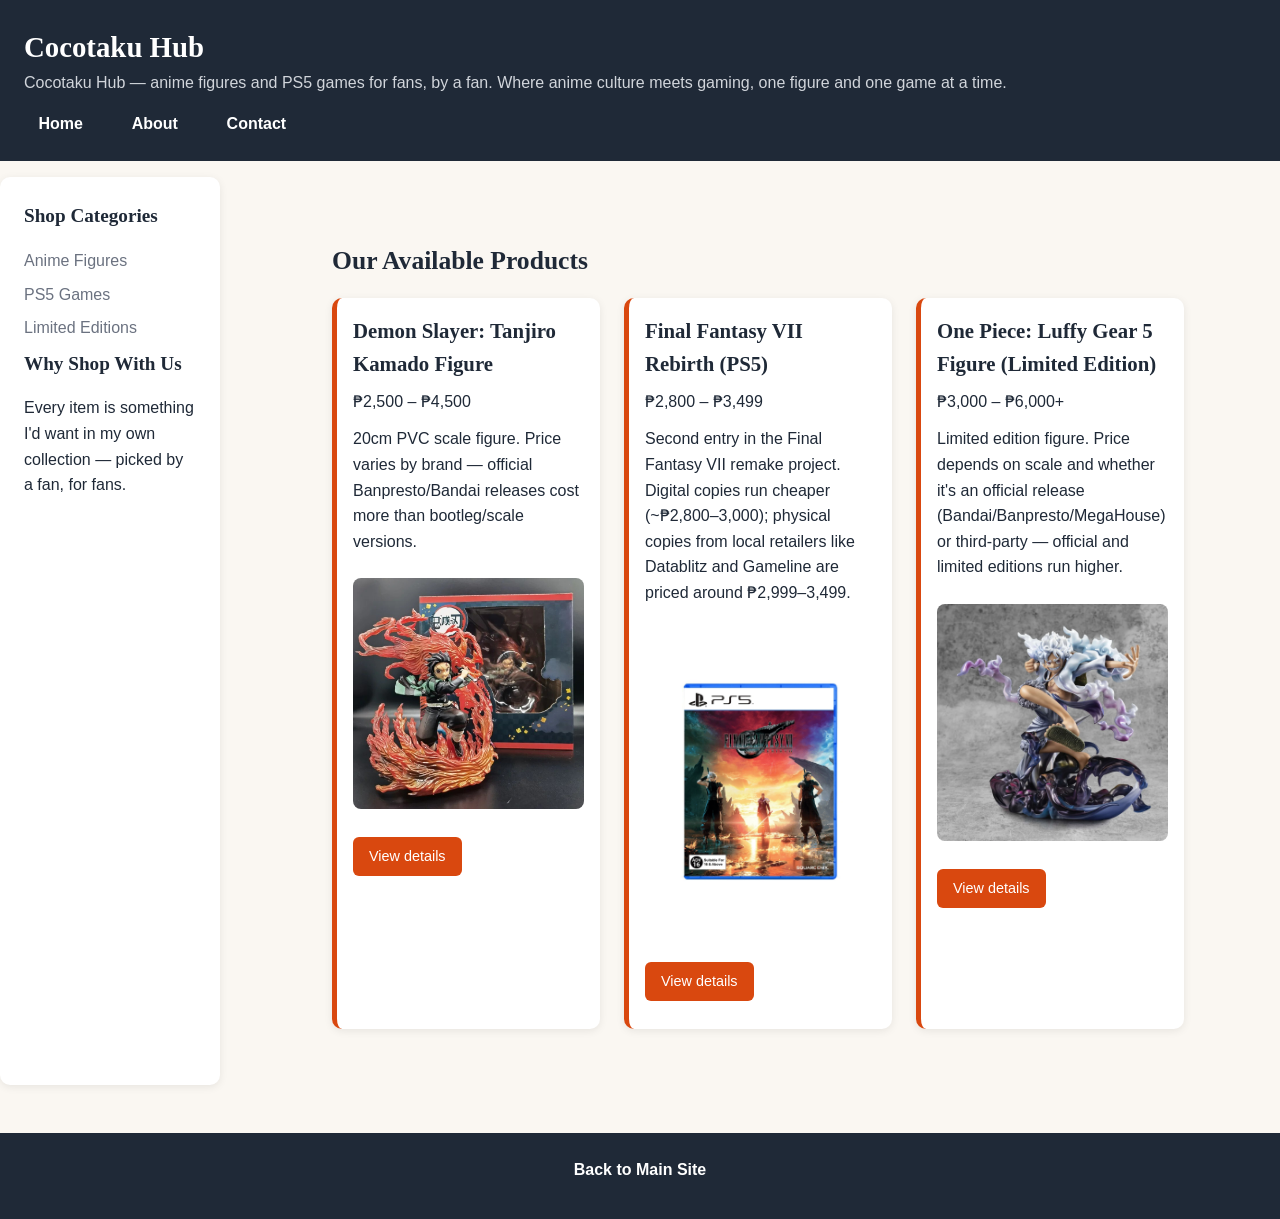
<file: index.html>
<!DOCTYPE html>
<html lang="en">
<head>
  <meta charset="UTF-8">
  <meta name="viewport" content="width=device-width, initial-scale=1.0">
  <title>Cocotaku Hub</title>
  <link rel="stylesheet" href="style.css">
</head>
<body>

  <div class="page">

    <header class="site-header">
      <div class="site-brand">
        <h1>Cocotaku Hub</h1>
        <p>Cocotaku Hub — anime figures and PS5 games for fans, by a fan.
        Where anime culture meets gaming, one figure and one game at a time.</p>
      </div>
      <nav>
        <ul>
          <li><a href="index.html">Home</a></li>
          <li><a href="about.html">About</a></li>
          <li><a href="contact.html">Contact</a></li>
        </ul>
      </nav>
    </header>

    <aside>
      <h2>Shop Categories</h2>
      <ul>
        <li>Anime Figures</li>
        <li>PS5 Games</li>
        <li>Limited Editions</li>
      </ul>
      <h2>Why Shop With Us</h2>
      <p>Every item is something I'd want in my own collection — picked by a fan, for fans.</p>
    </aside>

    <main>
      <section>
        <h2>Our Available Products</h2>

        <div class="product-grid">

          <article class="product-card">
            <h3>Demon Slayer: Tanjiro Kamado Figure</h3>
            <p>₱2,500 – ₱4,500</p>
            <p>20cm PVC scale figure. Price varies by brand — official Banpresto/Bandai releases cost more than bootleg/scale versions.</p>
            <img src="tanjiro.jpg" alt="Demon Slayer Tanjiro Kamado Figure">
            <p><a href="products/tanjiro.html">View details</a></p>
          </article>

          <article class="product-card">
            <h3>Final Fantasy VII Rebirth (PS5)</h3>
            <p>₱2,800 – ₱3,499</p>
            <p>Second entry in the Final Fantasy VII remake project. Digital copies run cheaper (~₱2,800–3,000); physical copies from local retailers like Datablitz and Gameline are priced around ₱2,999–3,499.</p>
            <img src="PS5.webp" alt="Final Fantasy VII Rebirth PS5 game">
            <p><a href="products/ps5-rebirth.html">View details</a></p>
          </article>

          <article class="product-card">
            <h3>One Piece: Luffy Gear 5 Figure (Limited Edition)</h3>
            <p>₱3,000 – ₱6,000+</p>
            <p>Limited edition figure. Price depends on scale and whether it's an official release (Bandai/Banpresto/MegaHouse) or third-party — official and limited editions run higher.</p>
            <img src="luffy.webp" alt="One Piece Luffy Gear 5 Limited Edition Figure">
            <p><a href="products/luffy-gear5.html">View details</a></p>
          </article>

        </div>
      </section>
    </main>

    <footer>
      <p><a href="https://jangel-laureta-compro.github.io/laureta_johnangel/">Back to Main Site</a></p>
    </footer>

  </div>

</body>
</html>
</file>
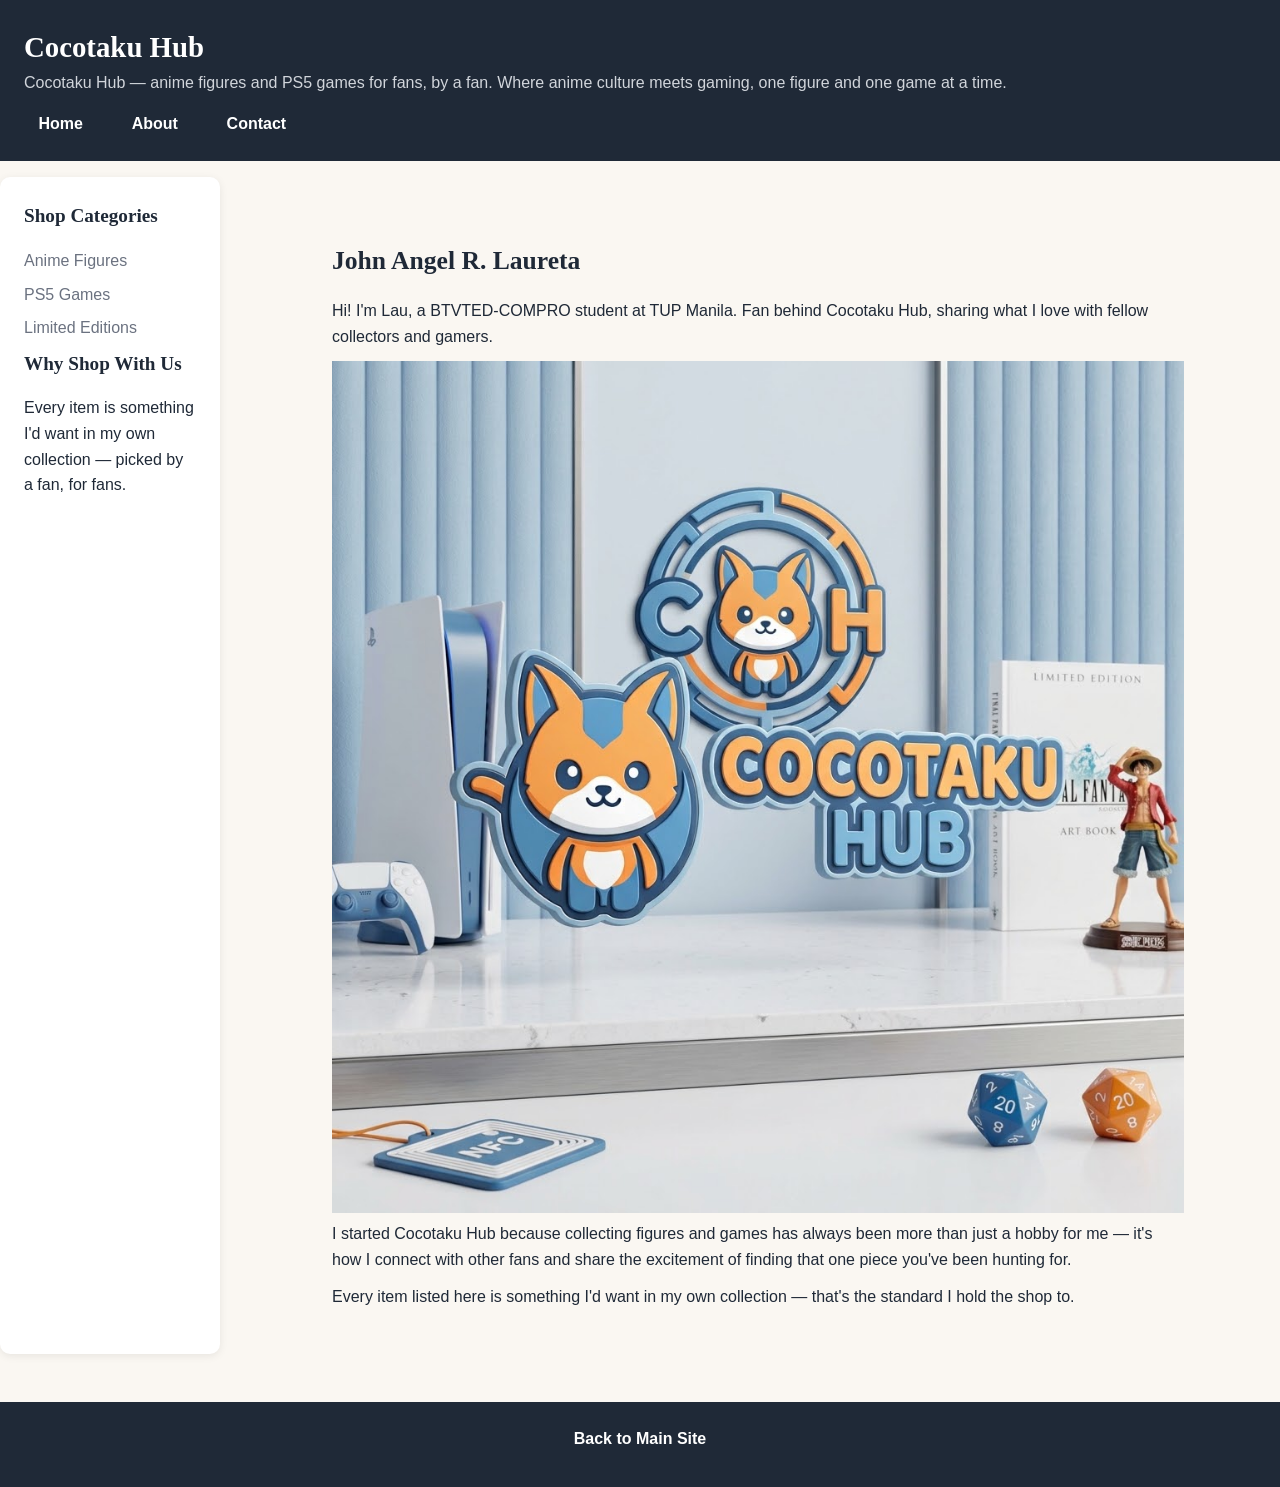
<file: about.html>
<!DOCTYPE html>
<html lang="en">
<head>
  <meta charset="UTF-8">
  <meta name="viewport" content="width=device-width, initial-scale=1.0">
  <title>About - Cocotaku Hub</title>
  <link rel="stylesheet" href="style.css">
</head>
<body>

  <div class="page">

    <header class="site-header">
      <div class="site-brand">
        <h1>Cocotaku Hub</h1>
        <p>Cocotaku Hub — anime figures and PS5 games for fans, by a fan.
        Where anime culture meets gaming, one figure and one game at a time.</p>
      </div>
      <nav>
        <ul>
          <li><a href="index.html">Home</a></li>
          <li><a href="about.html">About</a></li>
          <li><a href="contact.html">Contact</a></li>
        </ul>
      </nav>
    </header>

    <aside>
      <h2>Shop Categories</h2>
      <ul>
        <li>Anime Figures</li>
        <li>PS5 Games</li>
        <li>Limited Editions</li>
      </ul>
      <h2>Why Shop With Us</h2>
      <p>Every item is something I'd want in my own collection — picked by a fan, for fans.</p>
    </aside>

    <main>
      <section>
        <h2>John Angel R. Laureta</h2>
        <p>Hi! I'm Lau, a BTVTED-COMPRO student at TUP Manila. Fan behind Cocotaku Hub, sharing what I love with fellow collectors and gamers.</p>
        <img src="cocotakuhublogo.jpg" alt="Irasshaimase" 
        <p>I started Cocotaku Hub because collecting figures and games has always been more than just a hobby for me — it's how I connect with other fans and share the excitement of finding that one piece you've been hunting for.</p>
        <p>Every item listed here is something I'd want in my own collection — that's the standard I hold the shop to.</p>
      </section>
    </main>

    <footer>
      <p><a href="https://jangel-laureta-compro.github.io/laureta_johnangel/">Back to Main Site</a></p>
    </footer>

  </div>

</body>
</html>
</file>
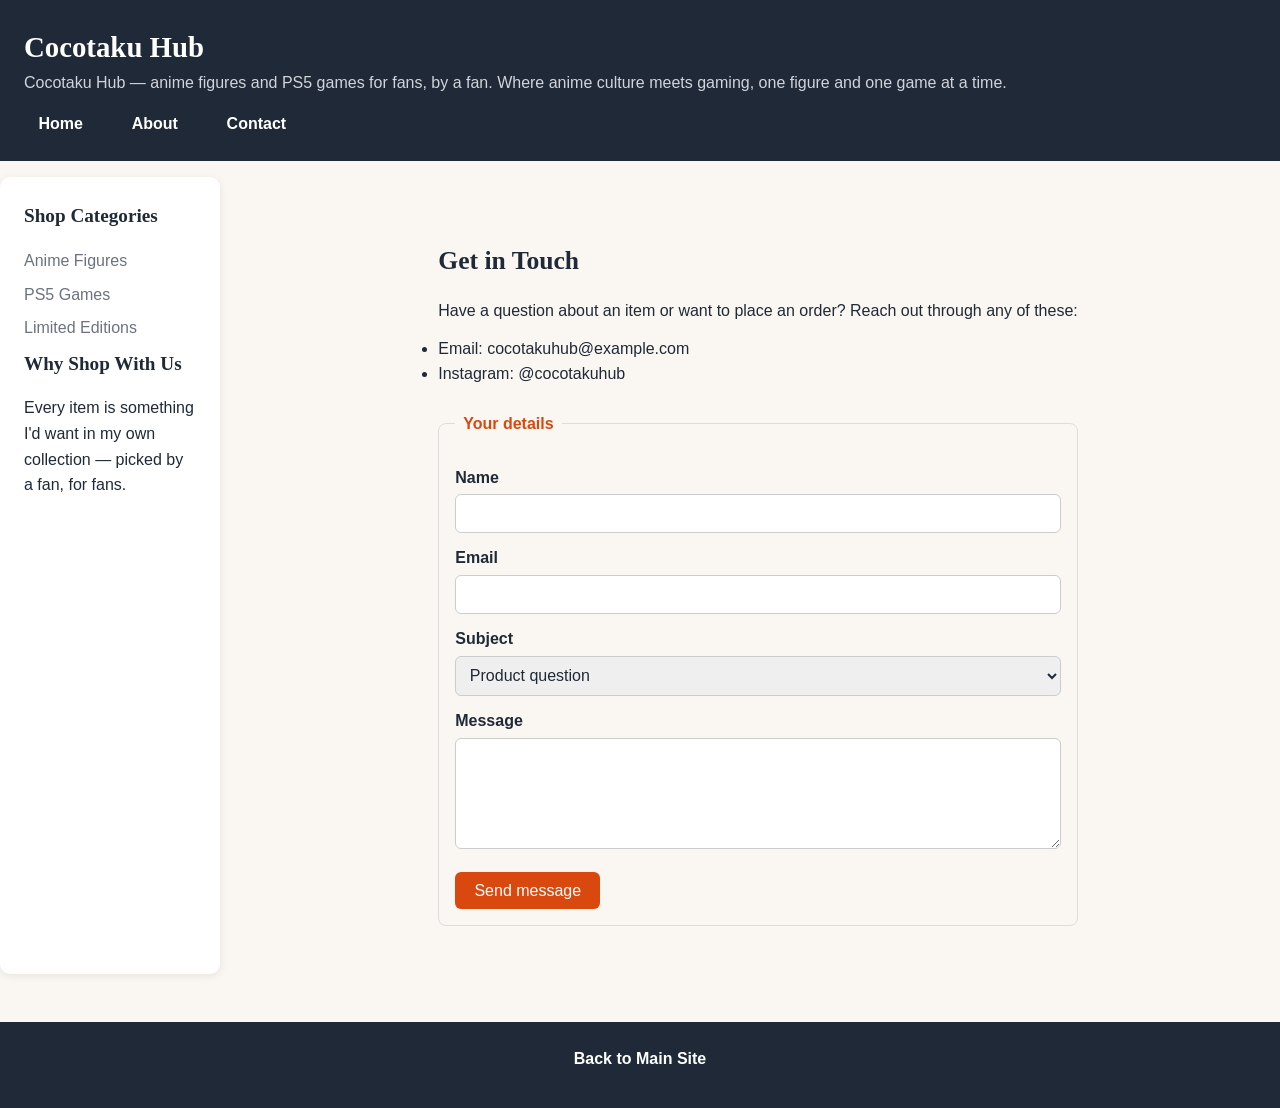
<file: contact.html>
<!DOCTYPE html>
<html lang="en">
<head>
  <meta charset="UTF-8">
  <meta name="viewport" content="width=device-width, initial-scale=1.0">
  <title>Contact - Cocotaku Hub</title>
  <link rel="stylesheet" href="style.css">
</head>
<body>

  <div class="page">

    <header class="site-header">
      <div class="site-brand">
        <h1>Cocotaku Hub</h1>
        <p>Cocotaku Hub — anime figures and PS5 games for fans, by a fan.
        Where anime culture meets gaming, one figure and one game at a time.</p>
      </div>
      <nav>
        <ul>
          <li><a href="index.html">Home</a></li>
          <li><a href="about.html">About</a></li>
          <li><a href="contact.html">Contact</a></li>
        </ul>
      </nav>
    </header>

    <aside>
      <h2>Shop Categories</h2>
      <ul>
        <li>Anime Figures</li>
        <li>PS5 Games</li>
        <li>Limited Editions</li>
      </ul>
      <h2>Why Shop With Us</h2>
      <p>Every item is something I'd want in my own collection — picked by a fan, for fans.</p>
    </aside>

    <main>
      <section>
        <h2>Get in Touch</h2>
        <p>Have a question about an item or want to place an order? Reach out through any of these:</p>
        <ul>
          <li>Email: cocotakuhub@example.com</li>
          <li>Instagram: @cocotakuhub</li>
        </ul>

        <form>
          <fieldset>
            <legend>Your details</legend>

            <label for="name">Name</label>
            <input type="text" id="name" name="name" required>

            <label for="email">Email</label>
            <input type="email" id="email" name="email" required>

            <label for="subject">Subject</label>
            <select id="subject" name="subject">
              <option value="product-question">Product question</option>
              <option value="order-status">Order status</option>
              <option value="wholesale">Wholesale enquiry</option>
              <option value="other">Something else</option>
            </select>

            <label for="message">Message</label>
            <textarea id="message" name="message" rows="5" required></textarea>

            <button type="submit">Send message</button>
          </fieldset>
        </form>
      </section>
    </main>

    <footer>
      <p><a href="https://jangel-laureta-compro.github.io/laureta_johnangel/">Back to Main Site</a></p>
    </footer>

  </div>

</body>
</html>
</file>
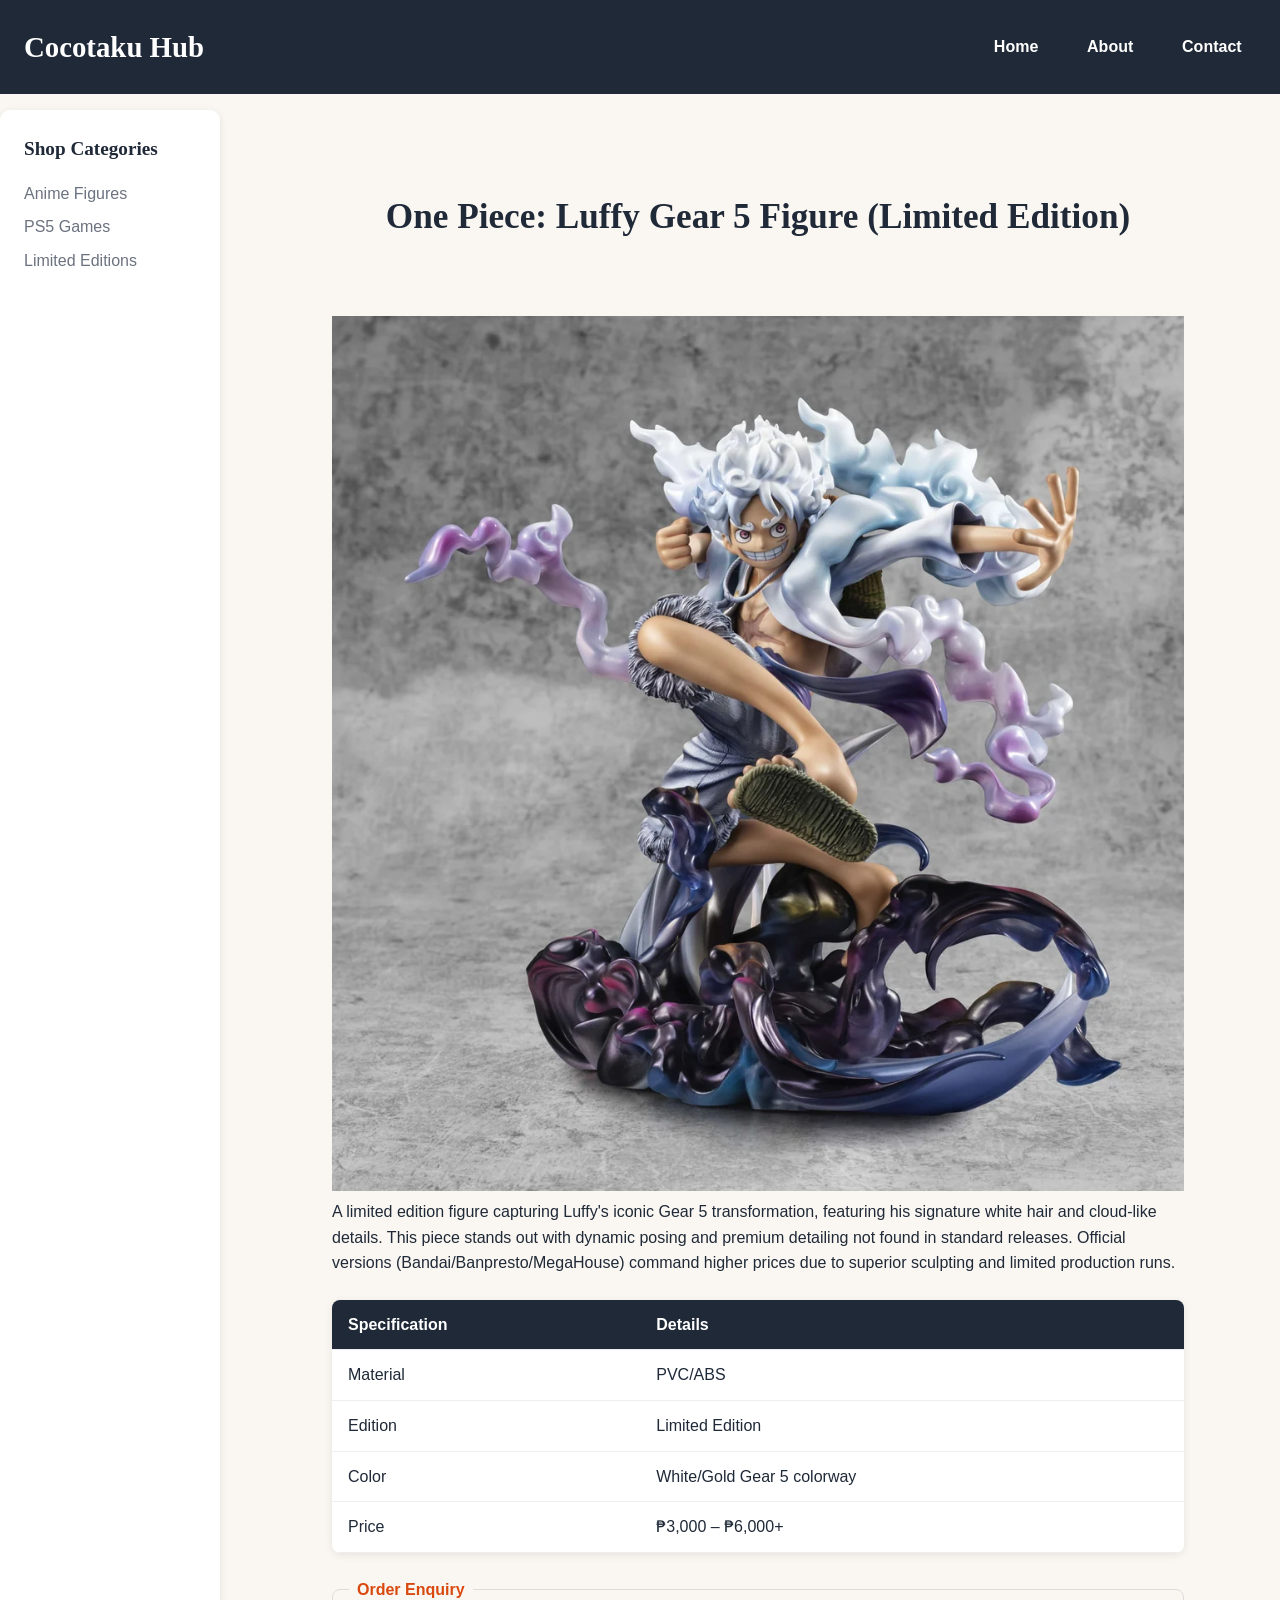
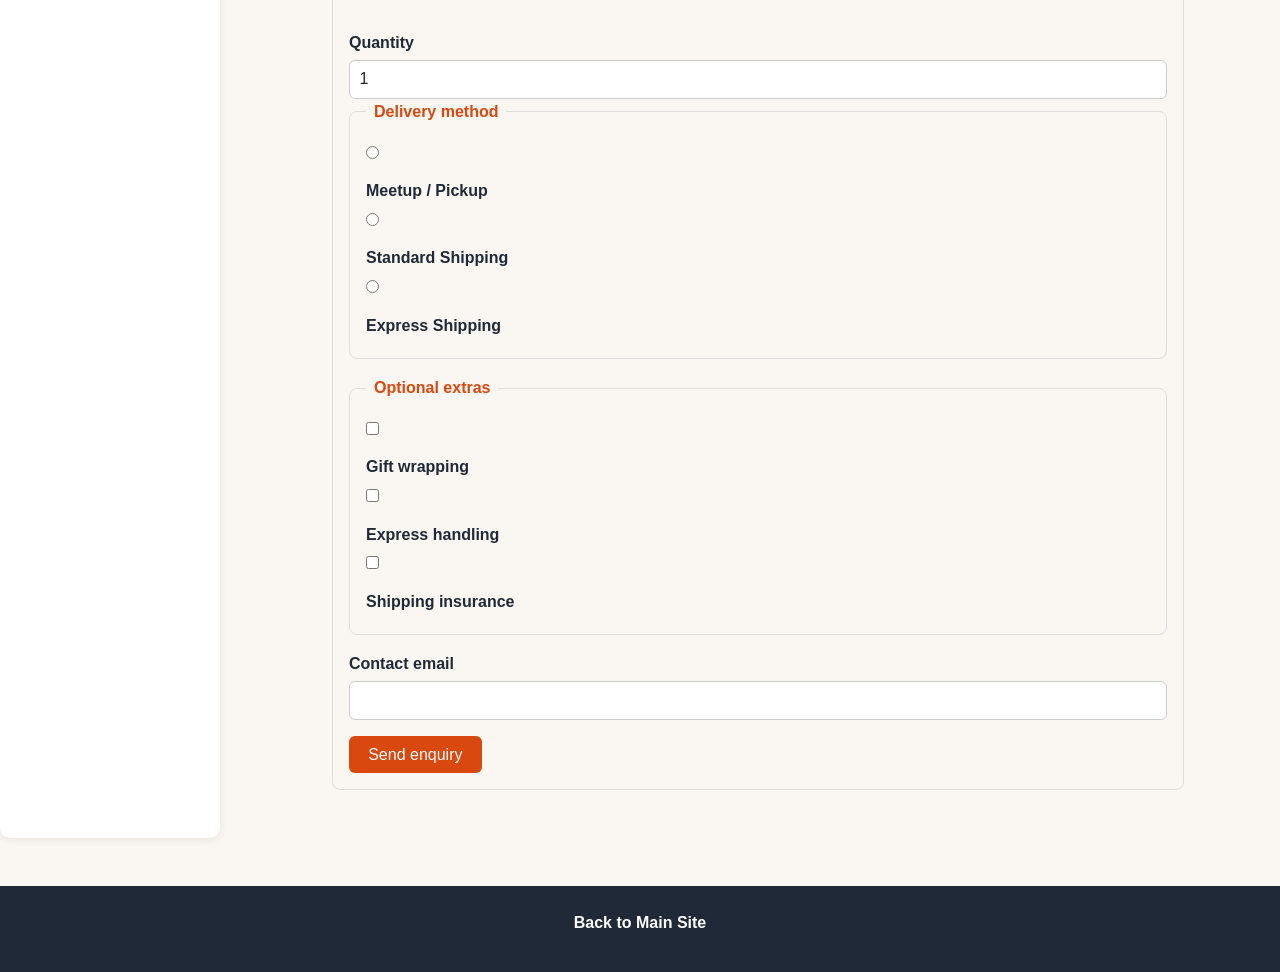
<file: products/luffy-gear5.html>
<!DOCTYPE html>
<html lang="en">
<head>
  <meta charset="UTF-8">
  <meta name="viewport" content="width=device-width, initial-scale=1.0">
  <title>Luffy Gear 5 Figure - Cocotaku Hub</title>
  <link rel="stylesheet" href="../style.css">
</head>
<body>

  <div class="page">

    <header class="site-header">
      <div class="site-brand">
        <h1>Cocotaku Hub</h1>
      </div>
      <nav>
        <ul>
          <li><a href="../index.html">Home</a></li>
          <li><a href="../about.html">About</a></li>
          <li><a href="../contact.html">Contact</a></li>
        </ul>
      </nav>
    </header>

    <aside>
      <h2>Shop Categories</h2>
      <ul>
        <li>Anime Figures</li>
        <li>PS5 Games</li>
        <li>Limited Editions</li>
      </ul>
    </aside>

    <main>
      <section>
        <div class="detail-hero">
          <h1>One Piece: Luffy Gear 5 Figure (Limited Edition)</h1>
        </div>
        <img src="../luffy.webp" alt="One Piece Luffy Gear 5 Limited Edition Figure" 

        <p>A limited edition figure capturing Luffy's iconic Gear 5 transformation, featuring his signature white hair and cloud-like details. This piece stands out with dynamic posing and premium detailing not found in standard releases. Official versions (Bandai/Banpresto/MegaHouse) command higher prices due to superior sculpting and limited production runs.</p>

        <table>
          <tr>
            <th>Specification</th>
            <th>Details</th>
          </tr>
          <tr>
            <td>Material</td>
            <td>PVC/ABS</td>
          </tr>
          <tr>
            <td>Edition</td>
            <td>Limited Edition</td>
          </tr>
          <tr>
            <td>Color</td>
            <td>White/Gold Gear 5 colorway</td>
          </tr>
          <tr>
            <td>Price</td>
            <td>₱3,000 – ₱6,000+</td>
          </tr>
        </table>

        <form>
          <fieldset>
            <legend>Order Enquiry</legend>

            <label for="quantity">Quantity</label>
            <input type="number" id="quantity" name="quantity" min="1" max="20" value="1">

            <fieldset>
              <legend>Delivery method</legend>
              <input type="radio" id="delivery-pickup" name="delivery" value="pickup">
              <label for="delivery-pickup">Meetup / Pickup</label>
              <input type="radio" id="delivery-standard" name="delivery" value="standard">
              <label for="delivery-standard">Standard Shipping</label>
              <input type="radio" id="delivery-express" name="delivery" value="express">
              <label for="delivery-express">Express Shipping</label>
            </fieldset>

            <fieldset>
              <legend>Optional extras</legend>
              <input type="checkbox" id="extra-giftwrap" name="extras" value="giftwrap">
              <label for="extra-giftwrap">Gift wrapping</label>
              <input type="checkbox" id="extra-express-handling" name="extras" value="express-handling">
              <label for="extra-express-handling">Express handling</label>
              <input type="checkbox" id="extra-insurance" name="extras" value="insurance">
              <label for="extra-insurance">Shipping insurance</label>
            </fieldset>

            <label for="email">Contact email</label>
            <input type="email" id="email" name="email" required>

            <button type="submit">Send enquiry</button>
          </fieldset>
        </form>
      </section>
    </main>

    <footer>
      <p><a href="https://jangel-laureta-compro.github.io/laureta_johnangel/">Back to Main Site</a></p>
    </footer>

  </div>

</body>
</html>
</file>
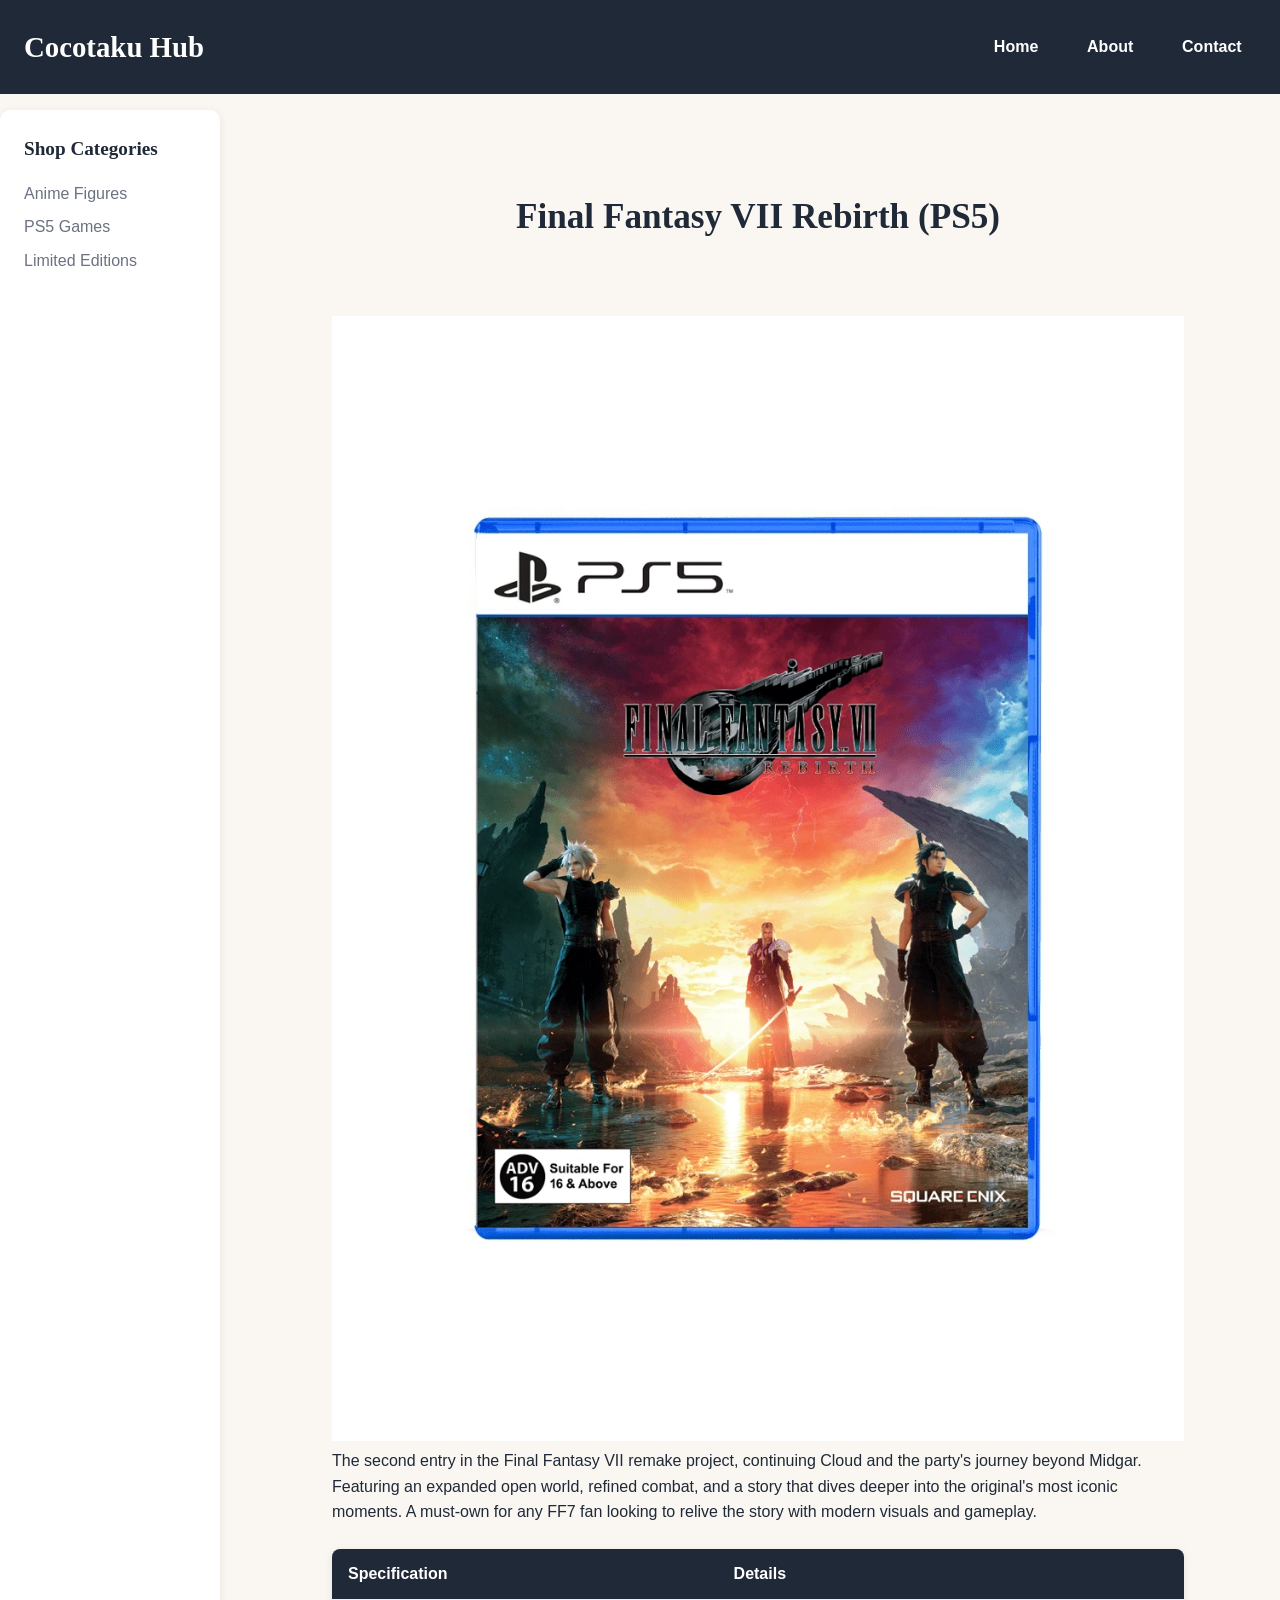
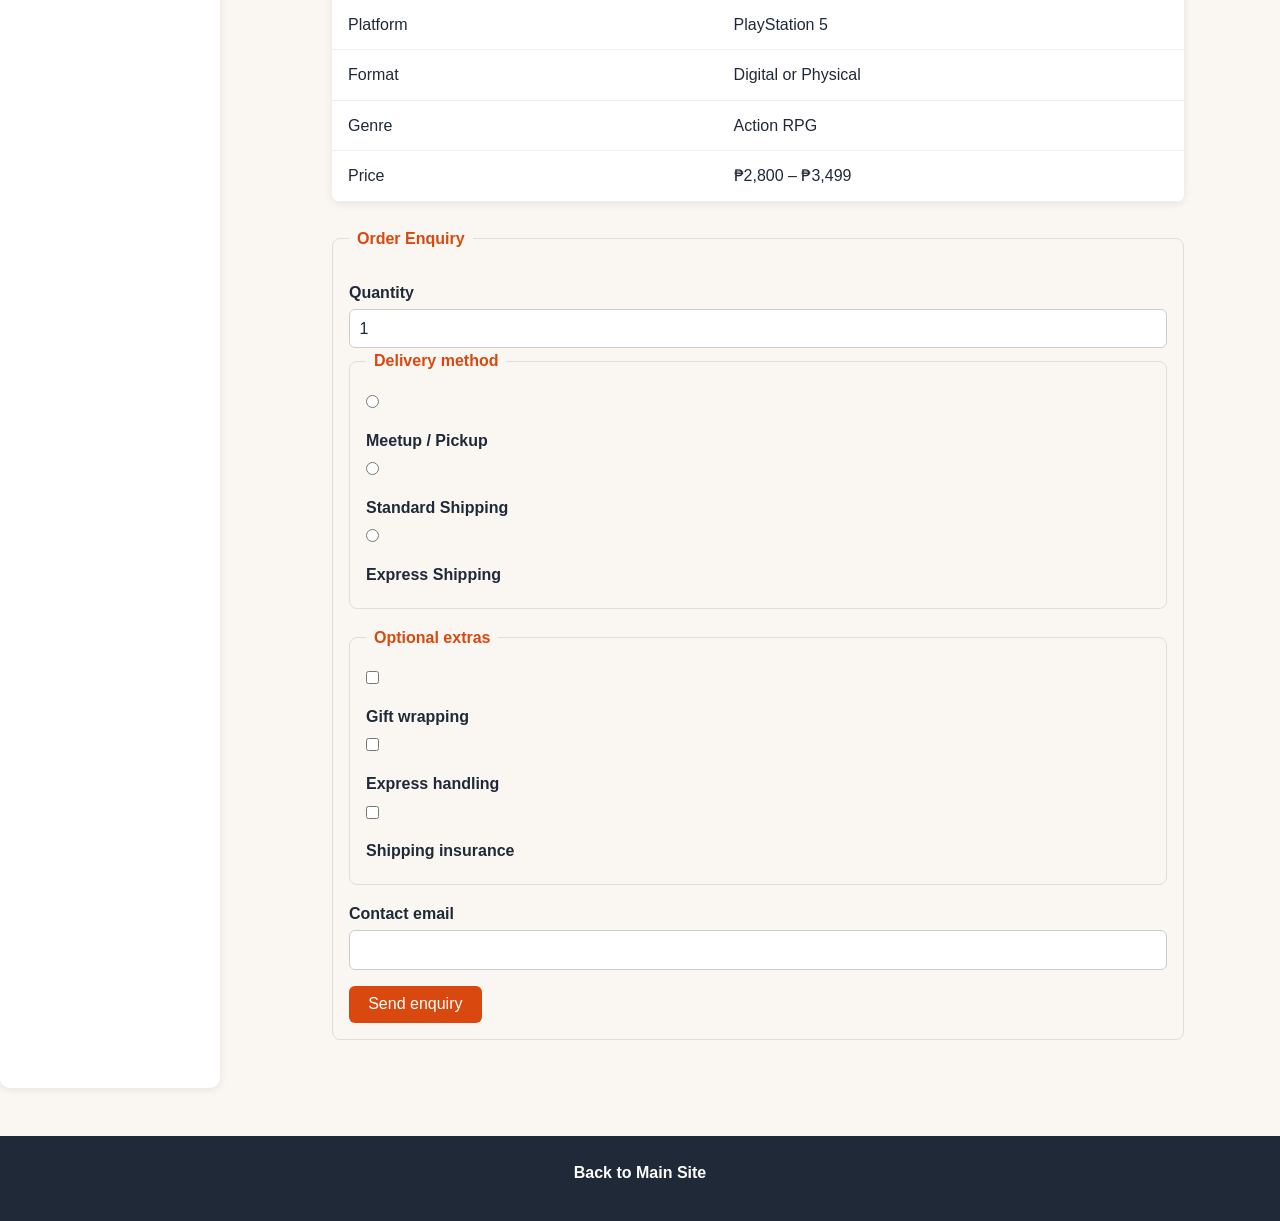
<file: products/ps5-rebirth.html>
<!DOCTYPE html>
<html lang="en">
<head>
  <meta charset="UTF-8">
  <meta name="viewport" content="width=device-width, initial-scale=1.0">
  <title>Final Fantasy VII Rebirth - Cocotaku Hub</title>
  <link rel="stylesheet" href="../style.css">
</head>
<body>

  <div class="page">

    <header class="site-header">
      <div class="site-brand">
        <h1>Cocotaku Hub</h1>
      </div>
      <nav>
        <ul>
          <li><a href="../index.html">Home</a></li>
          <li><a href="../about.html">About</a></li>
          <li><a href="../contact.html">Contact</a></li>
        </ul>
      </nav>
    </header>

    <aside>
      <h2>Shop Categories</h2>
      <ul>
        <li>Anime Figures</li>
        <li>PS5 Games</li>
        <li>Limited Editions</li>
      </ul>
    </aside>

    <main>
      <section>
        <div class="detail-hero">
          <h1>Final Fantasy VII Rebirth (PS5)</h1>
        </div>
        <img src="../PS5.webp" alt="Final Fantasy VII Rebirth PS5 game cover" 

        <p>The second entry in the Final Fantasy VII remake project, continuing Cloud and the party's journey beyond Midgar. Featuring an expanded open world, refined combat, and a story that dives deeper into the original's most iconic moments. A must-own for any FF7 fan looking to relive the story with modern visuals and gameplay.</p>

        <table>
          <tr>
            <th>Specification</th>
            <th>Details</th>
          </tr>
          <tr>
            <td>Platform</td>
            <td>PlayStation 5</td>
          </tr>
          <tr>
            <td>Format</td>
            <td>Digital or Physical</td>
          </tr>
          <tr>
            <td>Genre</td>
            <td>Action RPG</td>
          </tr>
          <tr>
            <td>Price</td>
            <td>₱2,800 – ₱3,499</td>
          </tr>
        </table>

        <form>
          <fieldset>
            <legend>Order Enquiry</legend>

            <label for="quantity">Quantity</label>
            <input type="number" id="quantity" name="quantity" min="1" max="20" value="1">

            <fieldset>
              <legend>Delivery method</legend>
              <input type="radio" id="delivery-pickup" name="delivery" value="pickup">
              <label for="delivery-pickup">Meetup / Pickup</label>
              <input type="radio" id="delivery-standard" name="delivery" value="standard">
              <label for="delivery-standard">Standard Shipping</label>
              <input type="radio" id="delivery-express" name="delivery" value="express">
              <label for="delivery-express">Express Shipping</label>
            </fieldset>

            <fieldset>
              <legend>Optional extras</legend>
              <input type="checkbox" id="extra-giftwrap" name="extras" value="giftwrap">
              <label for="extra-giftwrap">Gift wrapping</label>
              <input type="checkbox" id="extra-express-handling" name="extras" value="express-handling">
              <label for="extra-express-handling">Express handling</label>
              <input type="checkbox" id="extra-insurance" name="extras" value="insurance">
              <label for="extra-insurance">Shipping insurance</label>
            </fieldset>

            <label for="email">Contact email</label>
            <input type="email" id="email" name="email" required>

            <button type="submit">Send enquiry</button>
          </fieldset>
        </form>
      </section>
    </main>

    <footer>
      <p><a href="https://jangel-laureta-compro.github.io/laureta_johnangel/">Back to Main Site</a></p>
    </footer>

  </div>

</body>
</html>
</file>
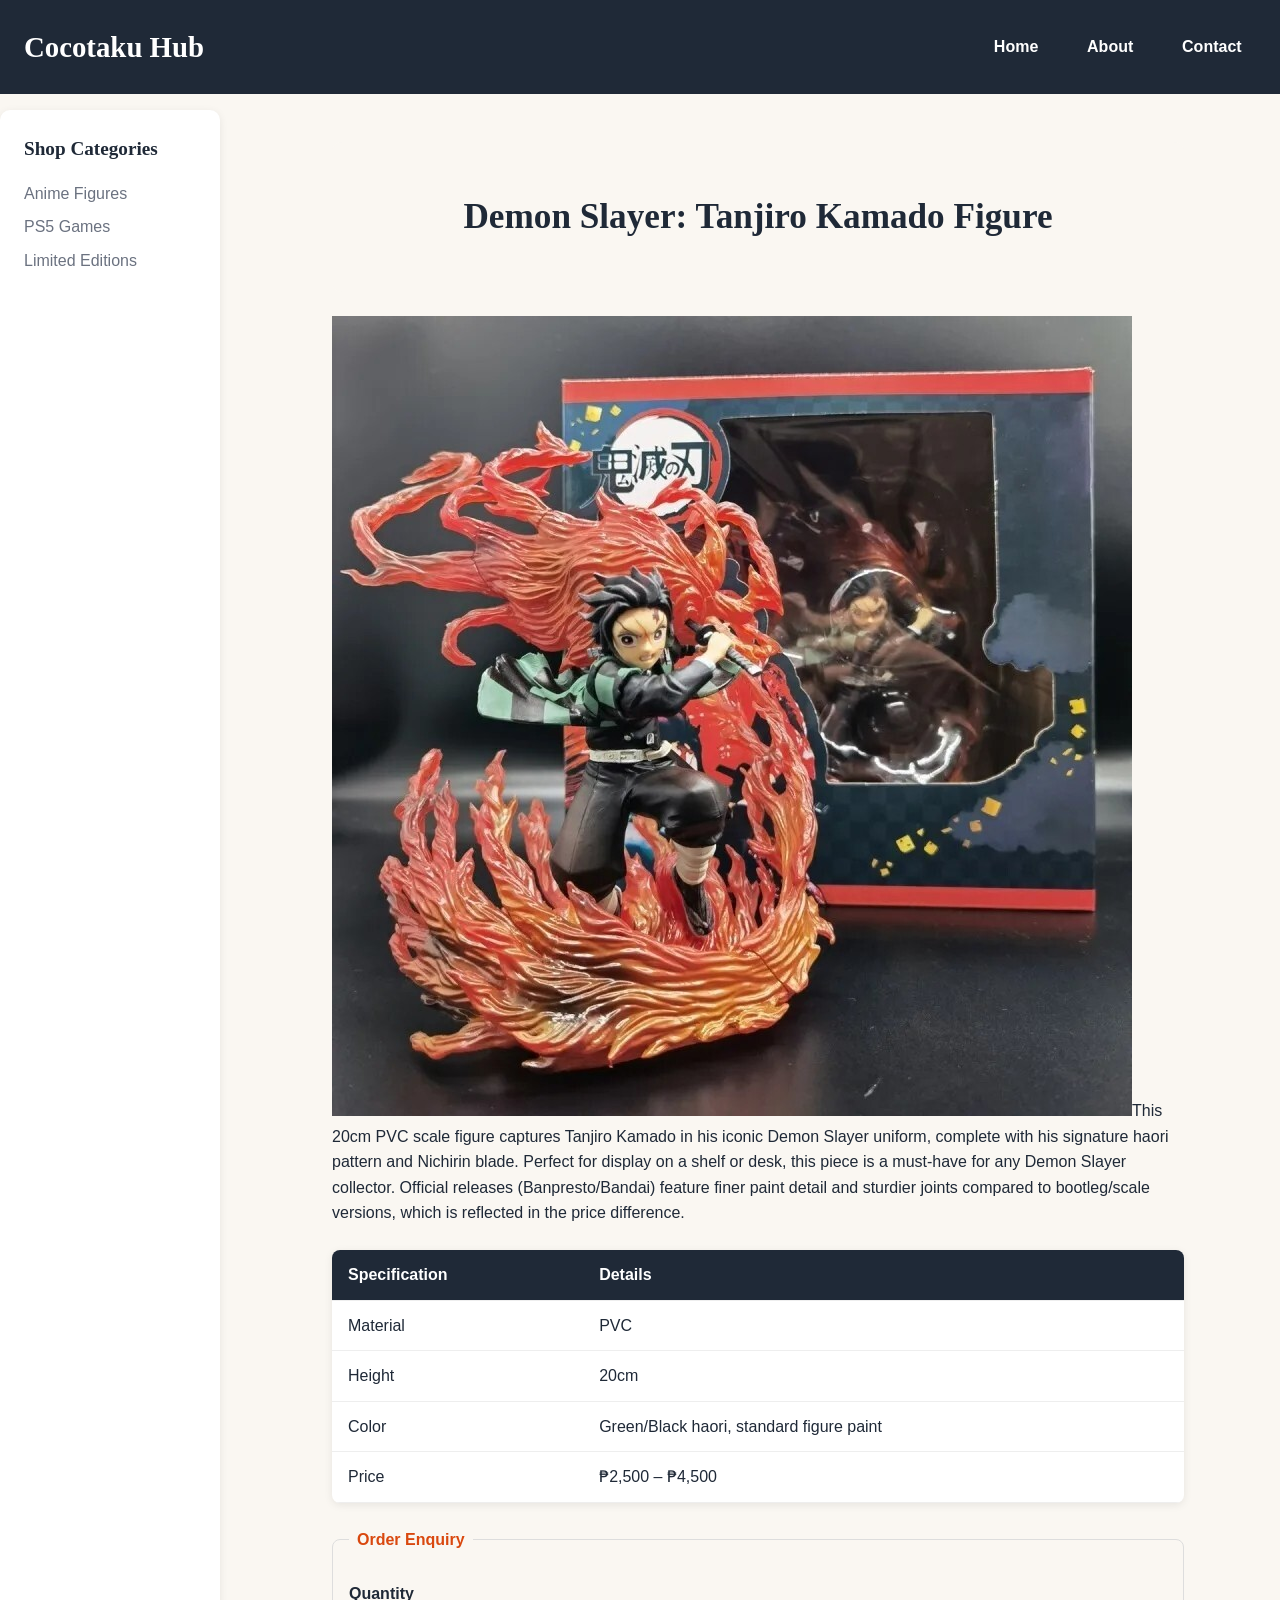
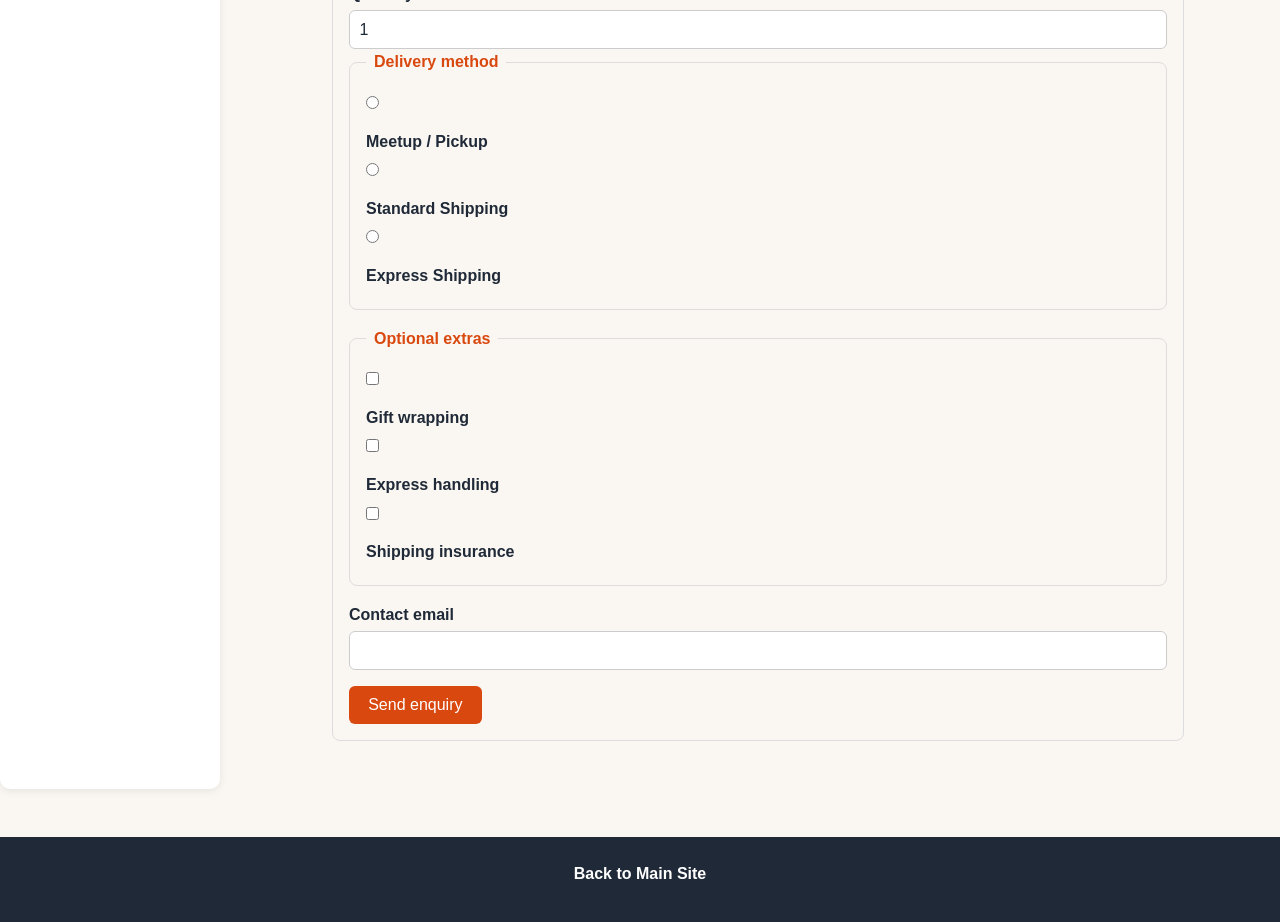
<file: products/tanjiro.html>
<!DOCTYPE html>
<html lang="en">
<head>
  <meta charset="UTF-8">
  <meta name="viewport" content="width=device-width, initial-scale=1.0">
  <title>Tanjiro Kamado Figure - Cocotaku Hub</title>
  <link rel="stylesheet" href="../style.css">
</head>
<body>

  <div class="page">

    <header class="site-header">
      <div class="site-brand">
        <h1>Cocotaku Hub</h1>
      </div>
      <nav>
        <ul>
          <li><a href="../index.html">Home</a></li>
          <li><a href="../about.html">About</a></li>
          <li><a href="../contact.html">Contact</a></li>
        </ul>
      </nav>
    </header>

    <aside>
      <h2>Shop Categories</h2>
      <ul>
        <li>Anime Figures</li>
        <li>PS5 Games</li>
        <li>Limited Editions</li>
      </ul>
    </aside>

    <main>
      <section>
        <div class="detail-hero">
          <h1>Demon Slayer: Tanjiro Kamado Figure</h1>
        </div>
        <img src="../tanjiro.jpg" alt="Demon Slayer Tanjiro Kamado Figure, full view" 

        <p>This 20cm PVC scale figure captures Tanjiro Kamado in his iconic Demon Slayer uniform, complete with his signature haori pattern and Nichirin blade. Perfect for display on a shelf or desk, this piece is a must-have for any Demon Slayer collector. Official releases (Banpresto/Bandai) feature finer paint detail and sturdier joints compared to bootleg/scale versions, which is reflected in the price difference.</p>

        <table>
          <tr>
            <th>Specification</th>
            <th>Details</th>
          </tr>
          <tr>
            <td>Material</td>
            <td>PVC</td>
          </tr>
          <tr>
            <td>Height</td>
            <td>20cm</td>
          </tr>
          <tr>
            <td>Color</td>
            <td>Green/Black haori, standard figure paint</td>
          </tr>
          <tr>
            <td>Price</td>
            <td>₱2,500 – ₱4,500</td>
          </tr>
        </table>

        <form>
          <fieldset>
            <legend>Order Enquiry</legend>

            <label for="quantity">Quantity</label>
            <input type="number" id="quantity" name="quantity" min="1" max="20" value="1">

            <fieldset>
              <legend>Delivery method</legend>
              <input type="radio" id="delivery-pickup" name="delivery" value="pickup">
              <label for="delivery-pickup">Meetup / Pickup</label>
              <input type="radio" id="delivery-standard" name="delivery" value="standard">
              <label for="delivery-standard">Standard Shipping</label>
              <input type="radio" id="delivery-express" name="delivery" value="express">
              <label for="delivery-express">Express Shipping</label>
            </fieldset>

            <fieldset>
              <legend>Optional extras</legend>
              <input type="checkbox" id="extra-giftwrap" name="extras" value="giftwrap">
              <label for="extra-giftwrap">Gift wrapping</label>
              <input type="checkbox" id="extra-express-handling" name="extras" value="express-handling">
              <label for="extra-express-handling">Express handling</label>
              <input type="checkbox" id="extra-insurance" name="extras" value="insurance">
              <label for="extra-insurance">Shipping insurance</label>
            </fieldset>

            <label for="email">Contact email</label>
            <input type="email" id="email" name="email" required>

            <button type="submit">Send enquiry</button>
          </fieldset>
        </form>
      </section>
    </main>

    <footer>
      <p><a href="https://jangel-laureta-compro.github.io/laureta_johnangel/">Back to Main Site</a></p>
    </footer>

  </div>

</body>
</html>
</file>
<file: style.css>
/* ===== 1. Variables ===== */
:root {
  --brand-color: #d9480f;
  --ink-color: #1f2937;
  --muted-grey: #6b7280;
  --light-bg: #faf7f2;
}

/* ===== 2. Base Styles ===== */
* {
  box-sizing: border-box;
  margin: 0;
  padding: 0;
}

body {
  font-family: 'Segoe UI', Tahoma, Geneva, Verdana, sans-serif;
  line-height: 1.6;
  color: var(--ink-color);
  background-color: var(--light-bg);
}

h1, h2, h3 {
  font-family: Georgia, 'Times New Roman', serif;
  color: var(--ink-color);
}

h1 { font-size: 2.2rem; margin-bottom: 0.5rem; }
h2 { font-size: 1.6rem; margin-bottom: 1rem; margin-top: 2rem; }
h3 { font-size: 1.2rem; margin-bottom: 0.5rem; }

p { margin-bottom: 0.75rem; }

a {
  color: var(--brand-color);
  text-decoration: none;
}

a:hover {
  text-decoration: underline;
}

img {
  max-width: 100%;
  height: auto;
}

/* ===== 3. Layout Regions ===== */

/* Header — flexbox layout */
.site-header {
  display: flex;
  justify-content: space-between;
  align-items: center;
  background-color: var(--ink-color);
  color: #fff;
  padding: 1.5rem;
  flex-wrap: wrap;
  gap: 1rem;
}

.site-brand h1 {
  color: #fff;
  font-size: 1.8rem;
  margin-bottom: 0;
}

.site-brand p {
  color: #d1d5db;
  margin-bottom: 0;
}

.site-header nav ul {
  display: flex;
  gap: 20px;
  list-style: none;
  padding: 0;
  margin: 0;
}

.site-header nav a {
  color: #fff;
  font-weight: bold;
  padding: 0.4rem 0.9rem;
  border-radius: 20px;
  text-decoration: none;
  transition: background-color 0.2s ease;
}

.site-header nav a:hover {
  background-color: var(--brand-color);
}

/* Main */
main {
  max-width: 900px;
  margin: 0 auto;
  padding: 2rem 1.5rem;
}

/* Footer */
footer {
  text-align: center;
  padding: 1.5rem;
  background-color: var(--ink-color);
  color: #d1d5db;
  margin-top: 2rem;
}

footer a {
  color: #fff;
  font-weight: bold;
}

/* ===== 4. Components ===== */

/* Product grid — responsive layout */
.product-grid {
  display: flex;
  flex-wrap: wrap;
  gap: 24px;
}

/* Product cards */
.product-card {
  background-color: #fff;
  border-radius: 10px;
  padding: 16px;
  margin-bottom: 1.5rem;
  border-left: 5px solid var(--brand-color);
  box-shadow: 0 2px 8px rgba(0, 0, 0, 0.08);
  flex: 1 1 240px;
}

.product-card h3 {
  font-size: 1.3rem;
  color: var(--ink-color);
}

.product-card img {
  border-radius: 8px;
  margin: 0.75rem 0;
}

.product-card a {
  display: inline-block;
  margin-top: 0.5rem;
  background-color: var(--brand-color);
  color: #fff;
  padding: 0.5rem 1rem;
  border-radius: 6px;
  font-size: 0.9rem;
}

.product-card a:hover {
  background-color: #b8380c;
  text-decoration: none;
}

/* Tables (product spec sheets) */
table {
  width: 100%;
  border-collapse: collapse;
  margin: 1.5rem 0;
  background-color: #fff;
  border-radius: 8px;
  overflow: hidden;
  box-shadow: 0 2px 8px rgba(0, 0, 0, 0.08);
}

th, td {
  padding: 0.75rem 1rem;
  text-align: left;
  border-bottom: 1px solid #eee;
}

th {
  background-color: var(--ink-color);
  color: #fff;
}

/* Forms */
form {
  margin-top: 1.5rem;
}

fieldset {
  border: 1px solid #ddd;
  border-radius: 8px;
  padding: 16px;
  margin-bottom: 1rem;
}

legend {
  font-weight: bold;
  color: var(--brand-color);
  padding: 0 0.5rem;
}

label {
  display: block;
  margin-top: 0.75rem;
  margin-bottom: 0.25rem;
  font-weight: bold;
  color: var(--ink-color);
}

input[type="text"],
input[type="email"],
input[type="number"],
select,
textarea {
  width: 100%;
  padding: 0.6rem;
  border: 1px solid #ccc;
  border-radius: 6px;
  font-family: inherit;
  font-size: 1rem;
  color: var(--ink-color);
}

input[type="radio"],
input[type="checkbox"] {
  margin-right: 0.5rem;
}

button[type="submit"] {
  margin-top: 1rem;
  background-color: var(--brand-color);
  color: #fff;
  border: none;
  padding: 0.6rem 1.2rem;
  border-radius: 6px;
  font-size: 1rem;
  cursor: pointer;
}

button[type="submit"]:hover {
  background-color: #b8380c;
}

/* Visible focus state — required for keyboard accessibility */
input:focus,
textarea:focus,
select:focus,
button:focus {
  outline: 3px solid var(--brand-color);
  outline-offset: 2px;
}

/* Centred hero banner on product detail pages */
.detail-hero {
  display: flex;
  justify-content: center;
  align-items: center;
  height: 150px;
  background-color: var(--light-bg);
  border-radius: 10px;
  margin-bottom: 1.5rem;
}

.detail-hero h1 {
  margin: 0;
  text-align: center;
}

/* ===== Page Grid Layout — Mobile First ===== */

/* Base: mobile — single column, everything stacked */
.page {
  display: grid;
  grid-template-columns: 1fr;
  grid-template-areas:
    "masthead"
    "main"
    "side"
    "foot";
  gap: 16px;
}

.page header { grid-area: masthead; }
.page aside  { grid-area: side; }
.page main   { grid-area: main; }
.page footer { grid-area: foot; }

/* Enhance at tablet and up */
@media (min-width: 700px) {
  .page {
    grid-template-columns: 220px 1fr;
    grid-template-areas:
      "masthead masthead"
      "side     main"
      "foot     foot";
  }
}

/* Sidebar styling */
aside {
  background-color: #fff;
  border-radius: 10px;
  padding: 1.5rem;
  box-shadow: 0 2px 8px rgba(0, 0, 0, 0.08);
}

aside h2 {
  font-size: 1.2rem;
  margin-top: 0;
}

aside ul {
  list-style: none;
  padding: 0;
}

aside li {
  margin-bottom: 0.5rem;
  color: var(--muted-grey);
}
</file>
